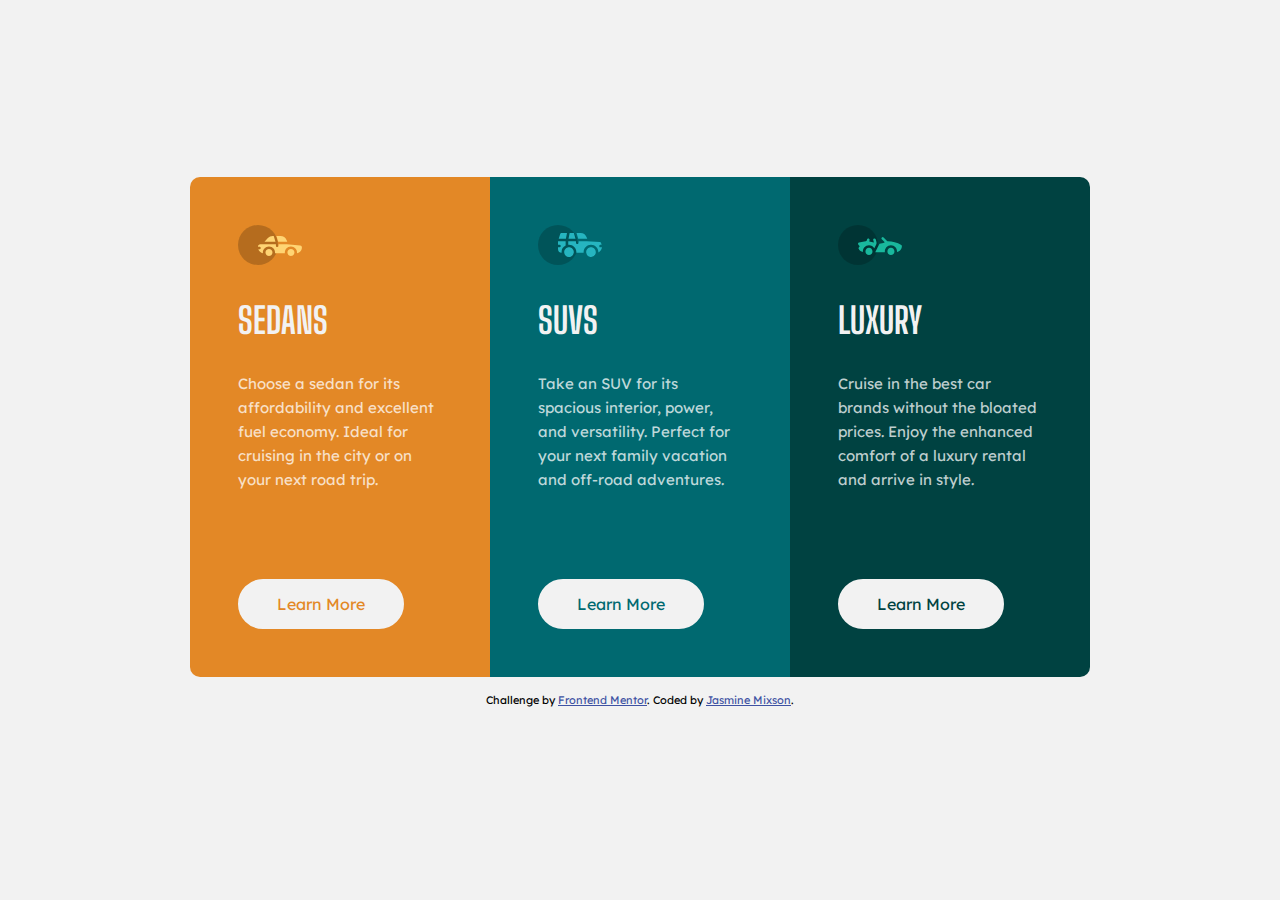
<file: 3-column-preview-card-component/index.html>
<!DOCTYPE html>
<html lang="en">
  <head>
    <meta charset="UTF-8" />
    <meta name="viewport" content="width=device-width, initial-scale=1.0" />
    <!-- displays site properly based on user's device -->

    <link
      rel="icon"
      type="image/png"
      sizes="32x32"
      href="./images/favicon-32x32.png"
    />

    <title>Frontend Mentor | 3-column preview card component</title>

    <link rel="preconnect" href="https://fonts.googleapis.com" />
    <link rel="preconnect" href="https://fonts.gstatic.com" crossorigin />
    <link
      href="https://fonts.googleapis.com/css2?family=Big+Shoulders+Display:wght@700&family=Lexend+Deca&display=swap"
      rel="stylesheet"
    />

    <link rel="stylesheet" href="styles/main.css" />
  </head>
  <body>
    <div class="container">
      <main class="wrapper-900">
        <div class="grid">
          <div class="bg-orange">
            <img src="images/icon-sedans.svg" alt="Sedan icon" />
            <h2 class="text-uppercase">Sedans</h2>
            <p>
              Choose a sedan for its affordability and excellent fuel economy.
              Ideal for cruising in the city or on your next road trip.
            </p>
            <a class="btn btn-orange" href="#0">Learn More</a>
          </div>
          <div class="bg-cyan">
            <img src="images/icon-suvs.svg" alt="SUV icon" />
            <h2 class="text-uppercase">SUVs</h2>
            <p>
              Take an SUV for its spacious interior, power, and versatility.
              Perfect for your next family vacation and off-road adventures.
            </p>
            <a class="btn btn-cyan" href="#0">Learn More</a>
          </div>
          <div class="bg-dark-cyan">
            <img src="images/icon-luxury.svg" alt="Luxury icon" />
            <h2 class="text-uppercase">Luxury</h2>
            <p>
              Cruise in the best car brands without the bloated prices. Enjoy
              the enhanced comfort of a luxury rental and arrive in style.
            </p>
            <a class="btn btn-dark-cyan" href="#0">Learn More</a>
          </div>
        </div>
      </main>

      <footer>
        <div class="attribution">
          Challenge by
          <a href="https://www.frontendmentor.io?ref=challenge" target="_blank"
            >Frontend Mentor</a
          >. Coded by <a href="#">Jasmine Mixson</a>.
        </div>
      </footer>
    </div>
  </body>
</html>
</file>
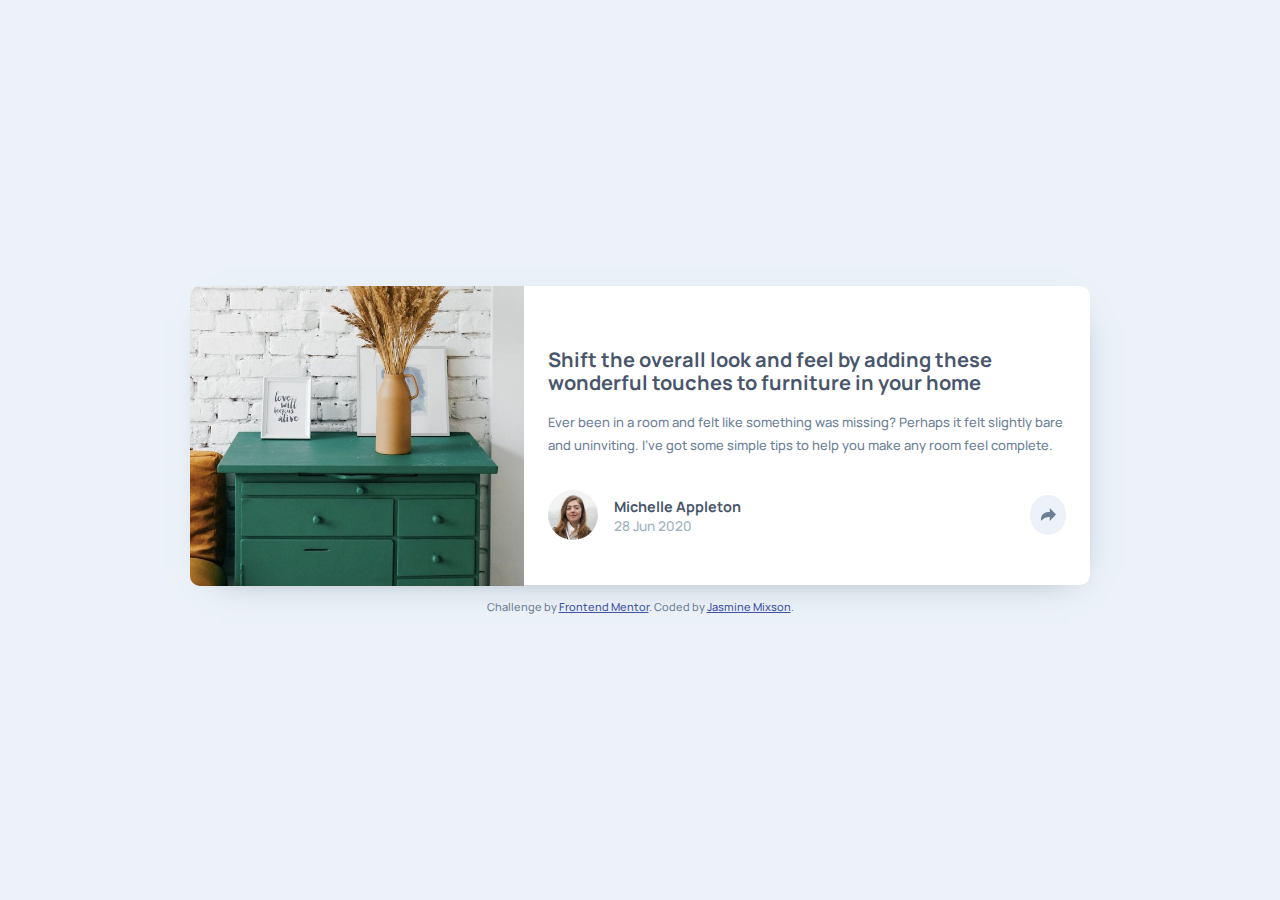
<file: article-preview-component/index.html>
<!DOCTYPE html>
<html lang="en">
  <head>
    <meta charset="UTF-8" />
    <meta name="viewport" content="width=device-width, initial-scale=1.0" />
    <!-- displays site properly based on user's device -->

    <link
      rel="icon"
      type="image/png"
      sizes="32x32"
      href="./images/favicon-32x32.png"
    />

    <title>Frontend Mentor | Article preview component</title>

    <link rel="preconnect" href="https://fonts.googleapis.com" />
    <link rel="preconnect" href="https://fonts.gstatic.com" crossorigin />
    <link
      href="https://fonts.googleapis.com/css2?family=Manrope:wght@500;700&display=swap"
      rel="stylesheet"
    />

    <link rel="stylesheet" href="styles/normalize.css" />
    <link rel="stylesheet" href="styles/main.css" />
  </head>
  <body>
    <div class="container">
      <main class="wrapper-900">
        <h1 class="sr-only">Article preview component</h1>

        <article>
          <div class="article-img">
            <img src="images/drawers.jpg" alt="Drawers" />
          </div>
          <div class="article-body">
            <div class="article-text">
              <h2 class="article-heading">
                Shift the overall look and feel by adding these wonderful
                touches to furniture in your home
              </h2>
              <p>
                Ever been in a room and felt like something was missing? Perhaps
                it felt slightly bare and uninviting. I’ve got some simple tips
                to help you make any room feel complete.
              </p>
            </div>
            <div class="article-footer">
              <img
                src="images/avatar-michelle.jpg"
                alt="Avatar"
                class="article-footer-img"
              />
              <div class="article-footer-text">
                <h3>Michelle Appleton</h3>
                <h4>28 Jun 2020</h4>
              </div>

              <div class="tooltip">
                <button class="btn-share">
                  <svg
                    xmlns="http://www.w3.org/2000/svg"
                    width="15"
                    height="13"
                  >
                    <path
                      d="M15 6.495L8.766.014V3.88H7.441C3.33 3.88 0 7.039 0 10.936v2.049l.589-.612C2.59 10.294 5.422 9.11 8.39 9.11h.375v3.867L15 6.495z"
                    /></svg
                  ><span class="sr-only">Share</span>
                </button>

                <div class="share-overlay">
                  <span class="text-uppercase">Share</span>

                  <div class="social-icons">
                    <a href="#0"
                      ><img src="images/icon-facebook.svg" alt="Facebook"
                    /></a>
                    <a href="#0"
                      ><img src="images/icon-twitter.svg" alt="Twitter"
                    /></a>
                    <a href="#0"
                      ><img src="images/icon-pinterest.svg" alt="Pinterest"
                    /></a>
                  </div>

                  <button class="btn-share d-desk-none">
                    <svg
                      xmlns="http://www.w3.org/2000/svg"
                      width="15"
                      height="13"
                    >
                      <path
                        fill="#ffffff"
                        d="M15 6.495L8.766.014V3.88H7.441C3.33 3.88 0 7.039 0 10.936v2.049l.589-.612C2.59 10.294 5.422 9.11 8.39 9.11h.375v3.867L15 6.495z"
                      /></svg
                    ><span class="sr-only">Share</span>
                  </button>
                </div>
              </div>
            </div>
          </div>
        </article>
      </main>
      <footer>
        <div class="attribution">
          Challenge by
          <a href="https://www.frontendmentor.io?ref=challenge" target="_blank"
            >Frontend Mentor</a
          >. Coded by <a href="https://jasminemixson.com/">Jasmine Mixson</a>.
        </div>
      </footer>
    </div>
  </body>
</html>
</file>
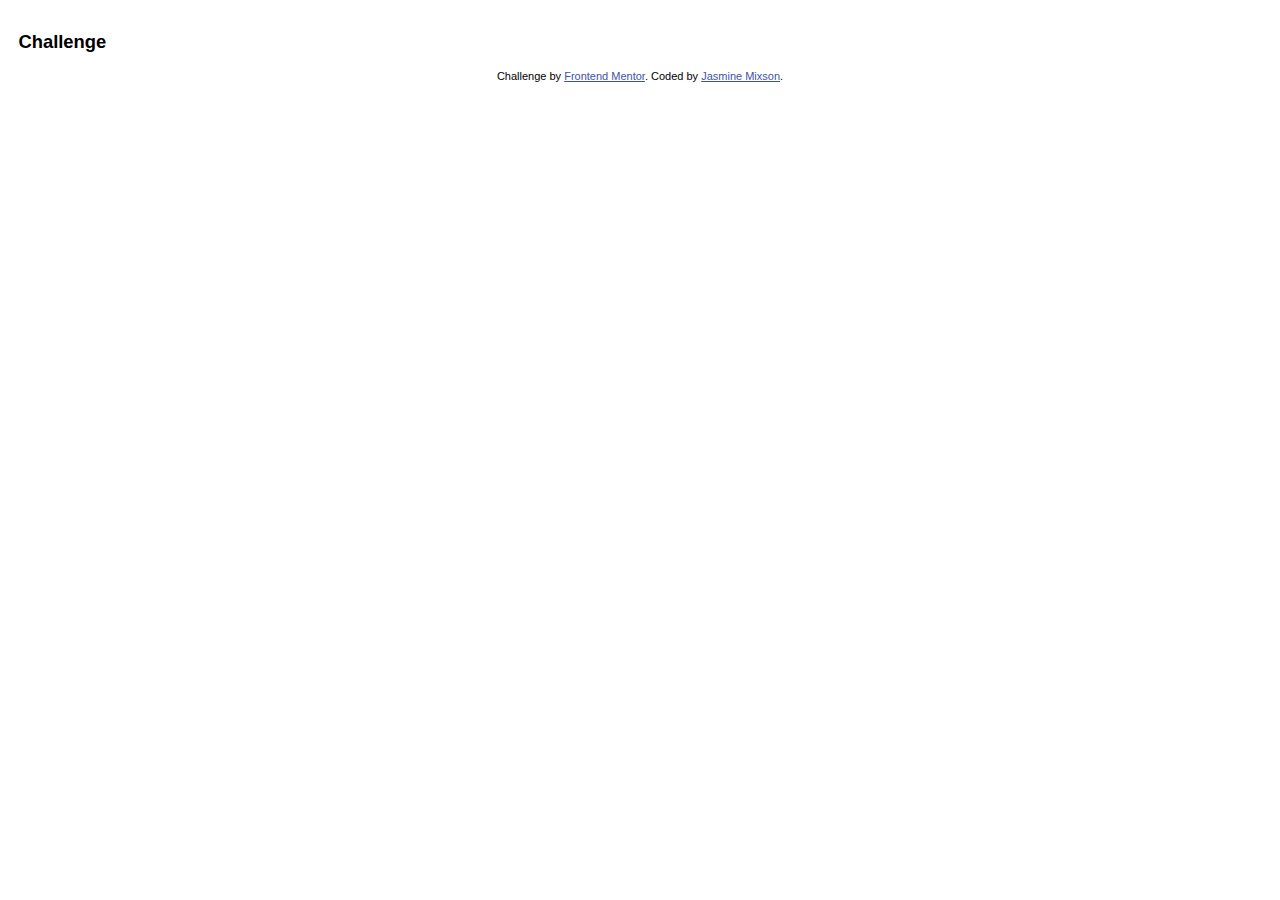
<file: boilerplate/index.html>
<!DOCTYPE html>
<html lang="en">
  <head>
    <meta charset="UTF-8" />
    <meta name="viewport" content="width=device-width, initial-scale=1.0" />
    <!-- displays site properly based on user's device -->

    <link
      rel="icon"
      type="image/png"
      sizes="32x32"
      href="./images/favicon-32x32.png"
    />

    <title>Frontend Mentor | Challenge</title>

    <!-- Google Fonts Styles -->

    <!-- External Styles -->
    <link rel="stylesheet" href="styles/normalize.css" />
    <!-- Internal Styles -->
    <link rel="stylesheet" href="styles/main.css" />
  </head>
  <body>
    <div class="container">
      <main>
        <h1>Challenge</h1>
      </main>
      <footer>
        <div class="attribution">
          Challenge by
          <a href="https://www.frontendmentor.io?ref=challenge" target="_blank"
            >Frontend Mentor</a
          >. Coded by <a href="https://jasminemixson.com/">Jasmine Mixson</a>.
        </div>
      </footer>
    </div>
  </body>
</html>
</file>
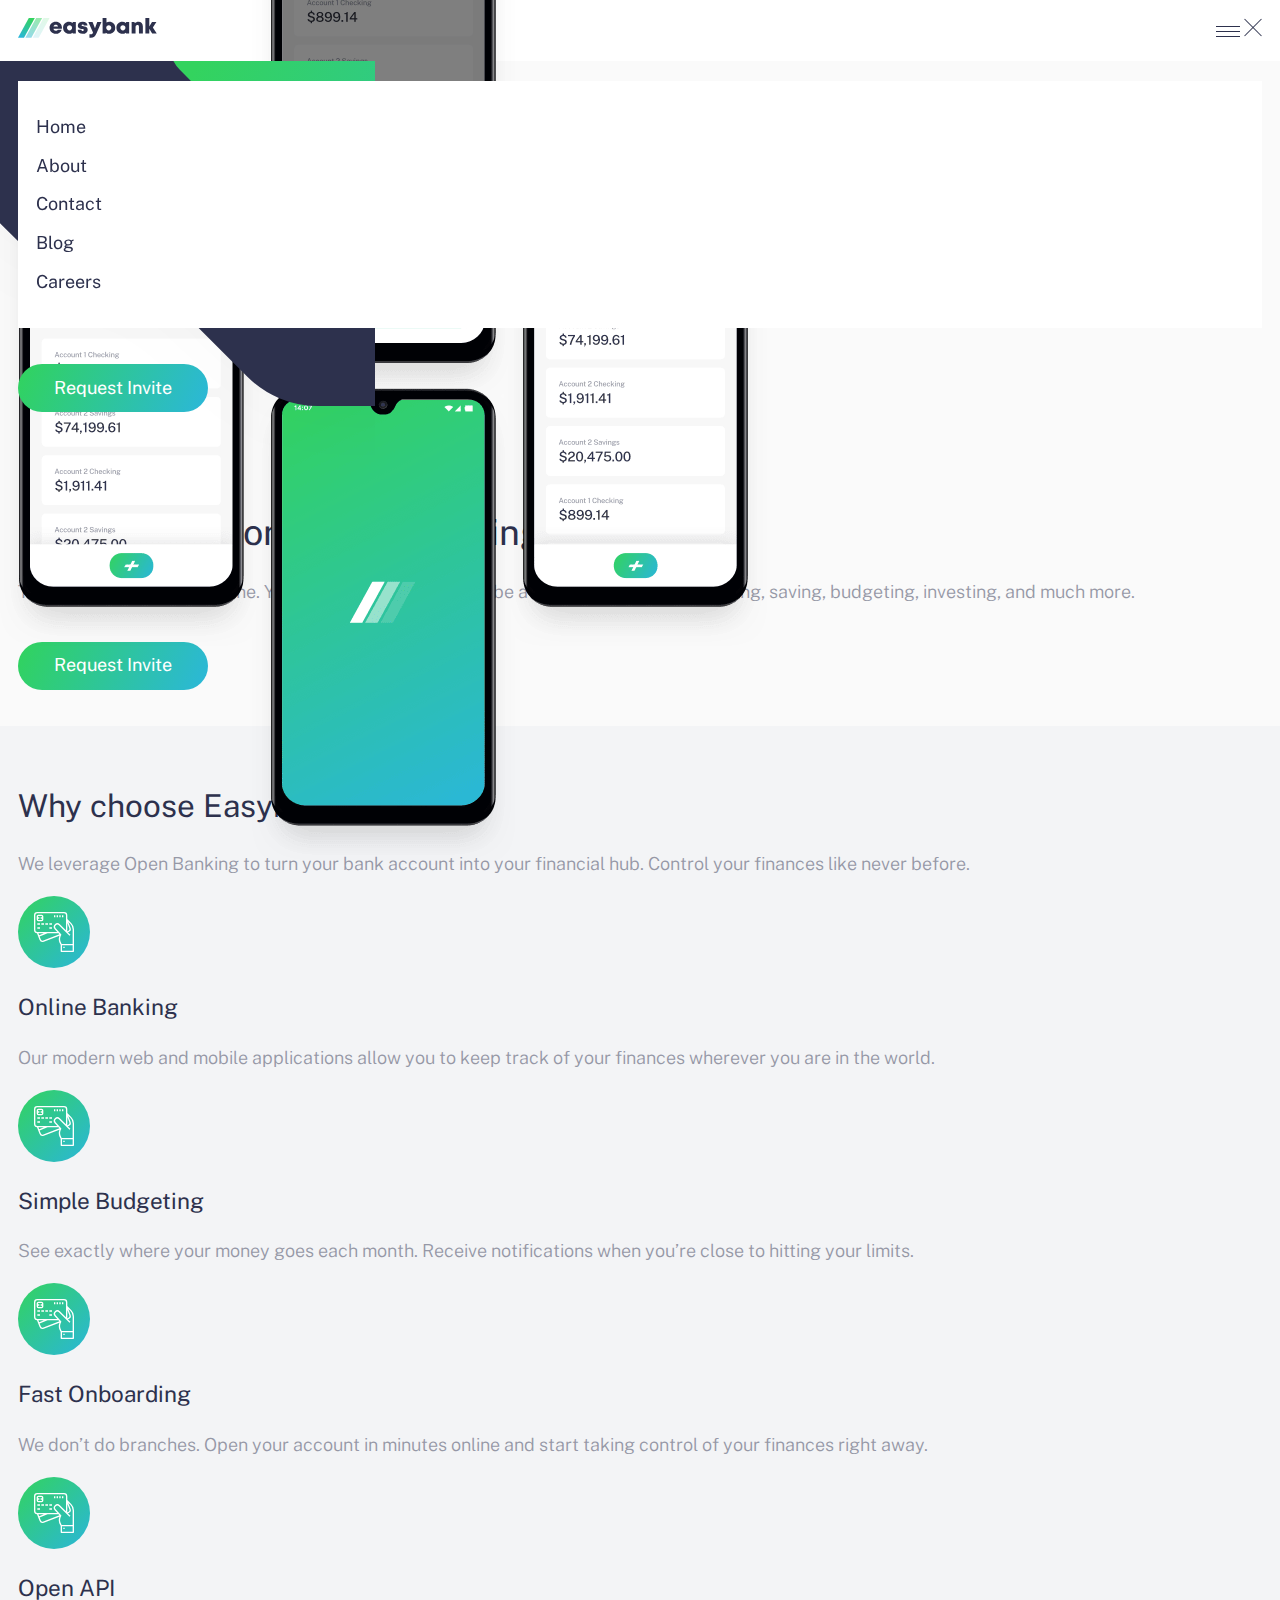
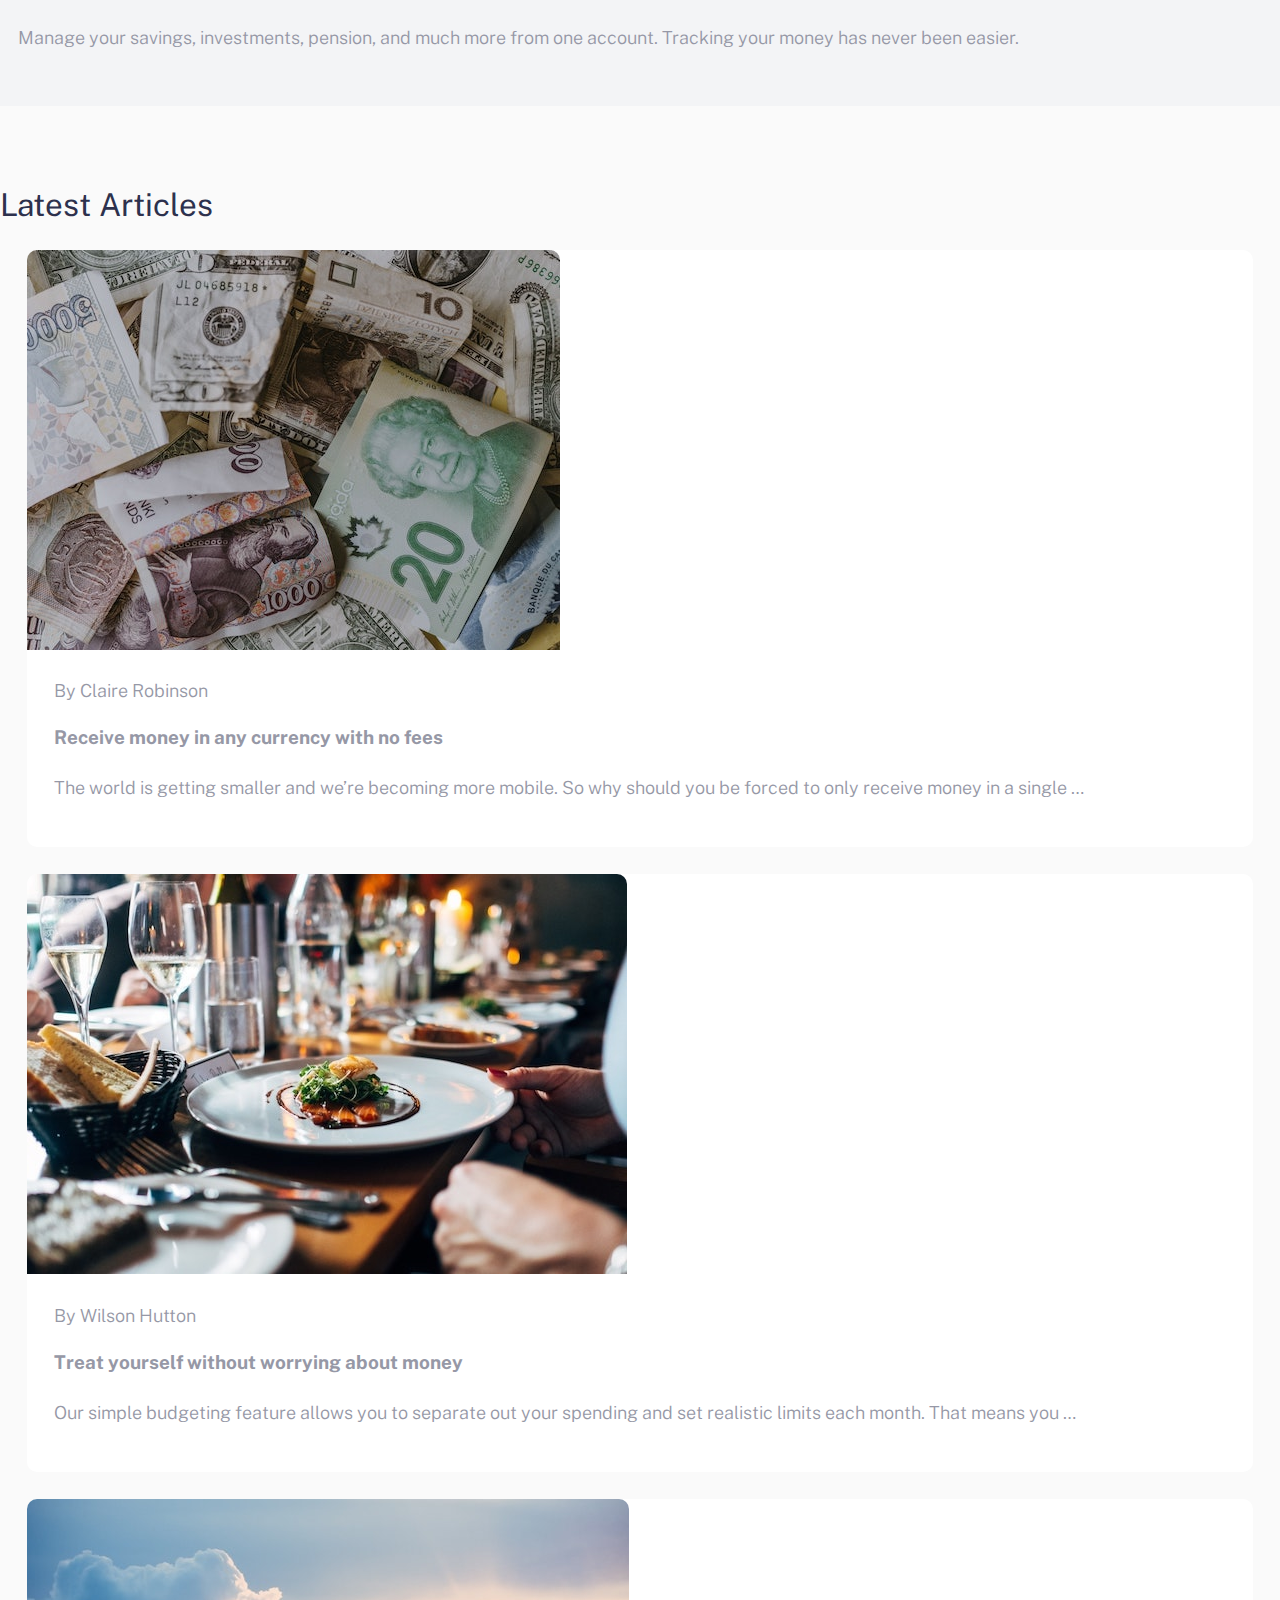
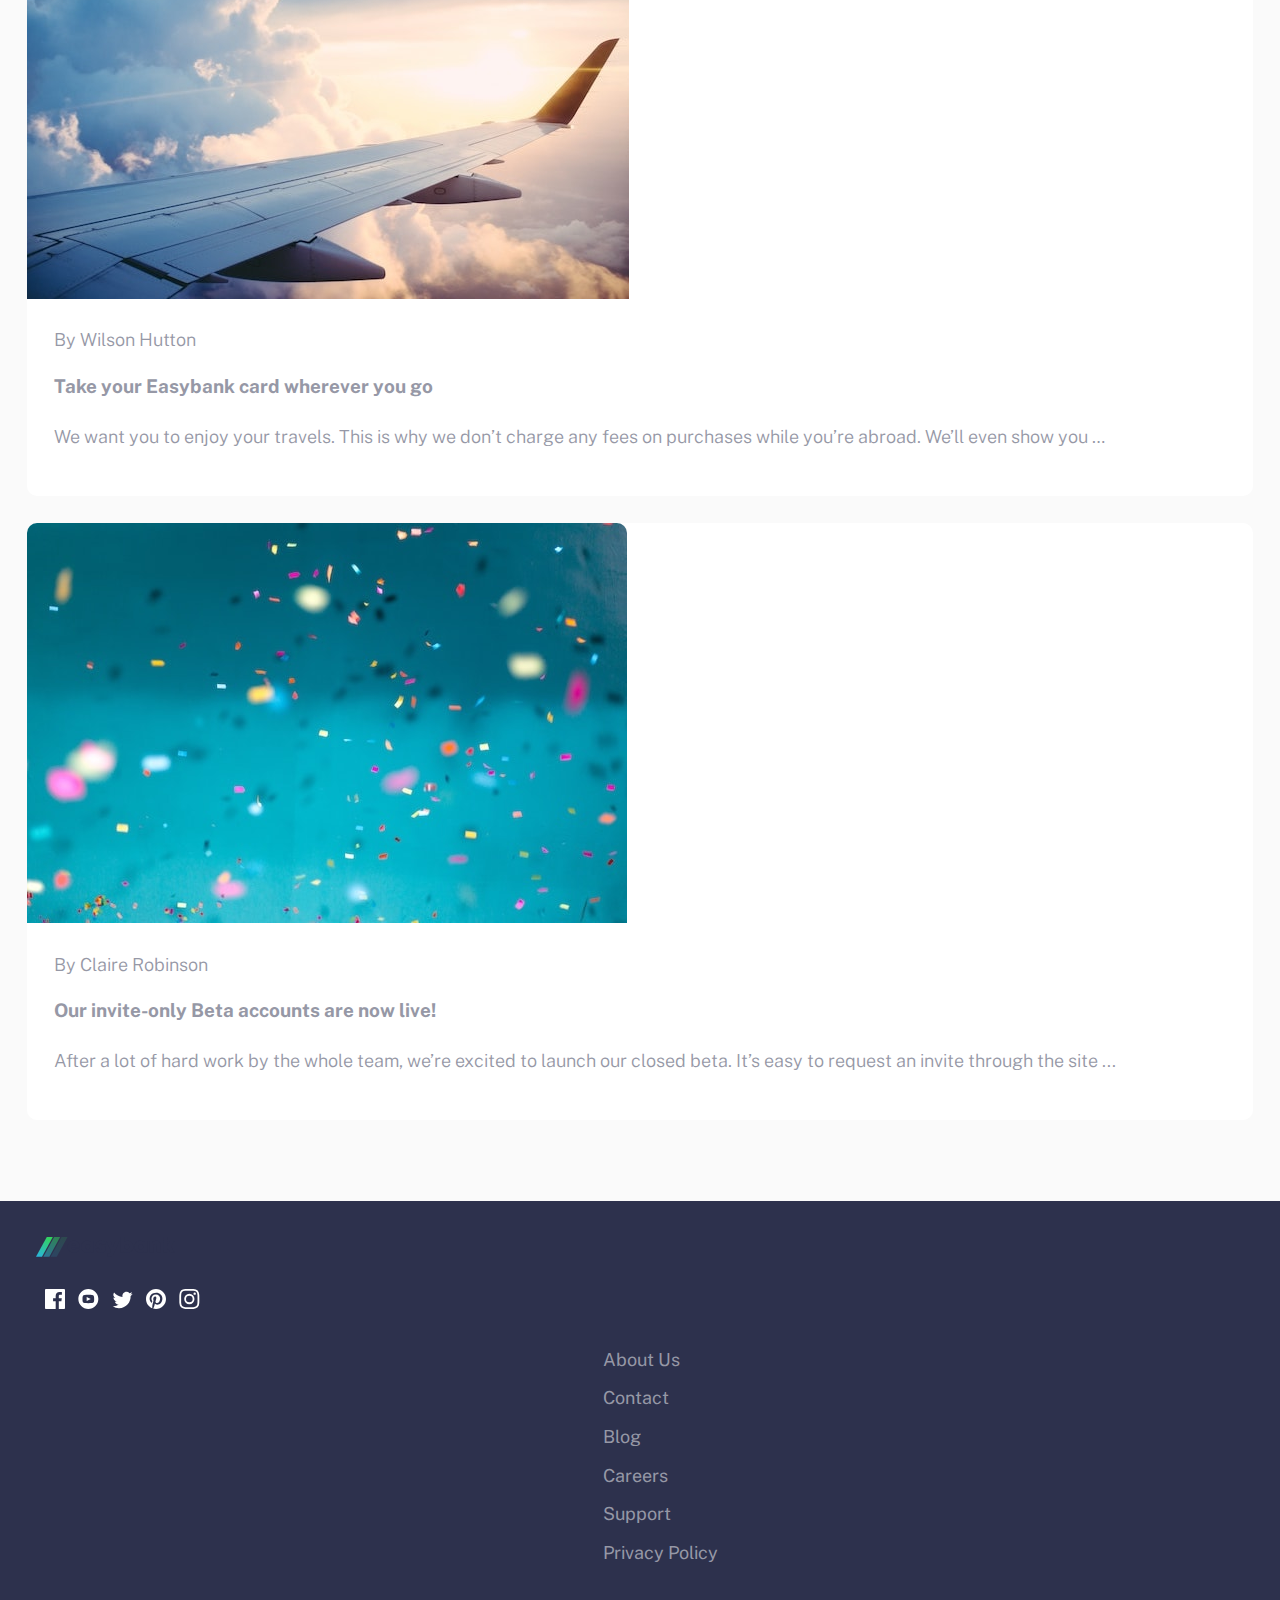
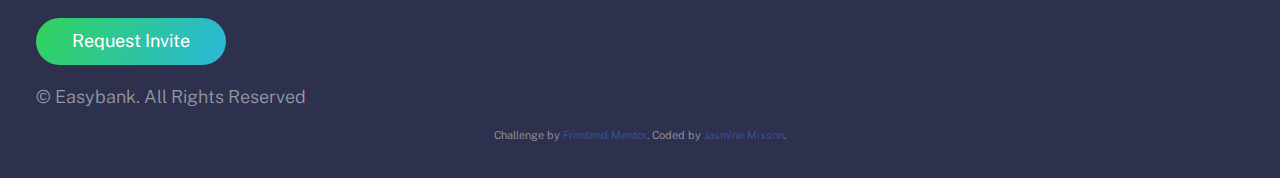
<file: easybank-landing-page/index.html>
<!DOCTYPE html>
<html lang="en">
  <head>
    <meta charset="UTF-8" />
    <meta name="viewport" content="width=device-width, initial-scale=1.0" />
    <!-- displays site properly based on user's device -->

    <link
      rel="icon"
      type="image/png"
      sizes="32x32"
      href="./images/favicon-32x32.png"
    />

    <title>Frontend Mentor | Easybank landing page</title>

    <!-- Google Fonts Styles -->
    <link rel="preconnect" href="https://fonts.googleapis.com" />
    <link rel="preconnect" href="https://fonts.gstatic.com" crossorigin />
    <link
      href="https://fonts.googleapis.com/css2?family=Public+Sans:wght@300;400;700&display=swap"
      rel="stylesheet"
    />

    <!-- External Styles -->
    <link rel="stylesheet" href="styles/normalize.css" />
    <!-- Internal Styles -->
    <link rel="stylesheet" href="styles/global.css" />
  </head>
  <body>
    <div class="container">
      <header>
        <nav>
          <div class="logo">
            <img src="./images/logo.svg" alt="logo" />
          </div>

          <div class="nav-text">
            <div class="nav-mobile-controls">
              <img src="./images/icon-hamburger.svg" alt="Navigation Open" />
              <img src="./images/icon-close.svg" alt="Navigation Close" />
            </div>

            <div class="nav-mobile-overlay d-none-mobile">
              <ul class="nav-list text-center-mobile">
                <li class="links"><a href="#0">Home</a></li>
                <li class="links"><a href="#0">About</a></li>
                <li class="links"><a href="#0">Contact</a></li>
                <li class="links"><a href="#0">Blog</a></li>
                <li class="links"><a href="#0">Careers</a></li>
              </ul>

              <a href="#0" class="btn">Request Invite</a>
            </div>
          </div>
        </nav>
      </header>

      <main>
        <section class="hero pb-2 bg-light-gray text-center-mobile">
          <div class="hero-img">
            <img
              src="./images/image-mockups.png"
              alt="Mockup Designs"
              class="hero-img-front"
            />
            <img
              src="./images/bg-intro-mobile.svg"
              alt="Mockup Designs"
              class="hero-img-back"
            />
          </div>

          <div class="hero-text px-1">
            <h1>Next generation digital banking</h1>

            <p>
              Take your financial life online. Your Easybank account will be a
              one-stop-shop for spending, saving, budgeting, investing, and much
              more.
            </p>

            <a href="#0" class="btn">Request Invite</a>
          </div>
        </section>

        <section class="py-2 px-1 bg-light-grayish-blue text-center-mobile">
          <h2>Why choose Easybank?</h2>

          <p>
            We leverage Open Banking to turn your bank account into your
            financial hub. Control your finances like never before.
          </p>

          <div>
            <img src="./images/icon-online.svg" alt="Online Banking" />

            <h3>Online Banking</h3>

            <p>
              Our modern web and mobile applications allow you to keep track of
              your finances wherever you are in the world.
            </p>
          </div>

          <div>
            <img src="./images/icon-online.svg" alt="Simple Budgeting" />

            <h3>Simple Budgeting</h3>

            <p>
              See exactly where your money goes each month. Receive
              notifications when you’re close to hitting your limits.
            </p>
          </div>

          <div>
            <img src="./images/icon-online.svg" alt="Fast Onboarding" />

            <h3>Fast Onboarding</h3>

            <p>
              We don’t do branches. Open your account in minutes online and
              start taking control of your finances right away.
            </p>
          </div>

          <div>
            <img src="./images/icon-online.svg" alt="Open API" />

            <h3>Open API</h3>

            <p>
              Manage your savings, investments, pension, and much more from one
              account. Tracking your money has never been easier.
            </p>
          </div>
        </section>

        <section class="py-3 bg-light-gray">
          <h2>Latest Articles</h2>

          <article class="article">
            <img
              src="./images/image-currency.jpg"
              alt="Money"
              class="article-img"
            />

            <div class="article-text">
              <span class="article-author">By Claire Robinson</span>

              <h4 class="article-title">
                Receive money in any currency with no fees
              </h4>
              <p class="article-bio">
                The world is getting smaller and we’re becoming more mobile. So
                why should you be forced to only receive money in a single …
              </p>
            </div>
          </article>

          <article class="article">
            <img
              src="./images/image-restaurant.jpg"
              alt="Money"
              class="article-img"
            />

            <div class="article-text">
              <span class="article-author">By Wilson Hutton</span>

              <h4 class="article-title">
                Treat yourself without worrying about money
              </h4>
              <p class="article-bio">
                Our simple budgeting feature allows you to separate out your
                spending and set realistic limits each month. That means you …
              </p>
            </div>
          </article>

          <article class="article">
            <img
              src="./images/image-plane.jpg"
              alt="Money"
              class="article-img"
            />

            <div class="article-text">
              <span class="article-author">By Wilson Hutton</span>

              <h4 class="article-title">
                Take your Easybank card wherever you go
              </h4>
              <p class="article-bio">
                We want you to enjoy your travels. This is why we don’t charge
                any fees on purchases while you’re abroad. We’ll even show you …
              </p>
            </div>
          </article>

          <article class="article">
            <img
              src="./images/image-confetti.jpg"
              alt="Money"
              class="article-img"
            />

            <div class="article-text">
              <span class="article-author">By Claire Robinson</span>

              <h4 class="article-title">
                Our invite-only Beta accounts are now live!
              </h4>
              <p class="article-bio">
                After a lot of hard work by the whole team, we’re excited to
                launch our closed beta. It’s easy to request an invite through
                the site ...
              </p>
            </div>
          </article>
        </section>
      </main>

      <footer class="p-2 bg-dark-blue text-center-mobile">
        <div class="icons">
          <img src="./images/logo.svg" alt="Logo" />

          <div class="social-icons">
            <a href="#0"
              ><img src="./images/icon-facebook.svg" alt="Facebook"
            /></a>
            <a href="#0"
              ><img src="./images/icon-youtube.svg" alt="YouTube"
            /></a>
            <a href="#0"
              ><img src="./images/icon-twitter.svg" alt="Twitter"
            /></a>
            <a href="#0"
              ><img src="./images/icon-pinterest.svg" alt="Pinterest"
            /></a>
            <a href="#0"
              ><img src="./images/icon-instagram.svg" alt="Instagram"
            /></a>
          </div>
        </div>

        <nav>
          <ul class="list">
            <li class="link">About Us</li>
            <li class="link">Contact</li>
            <li class="link">Blog</li>
            <li class="link">Careers</li>
            <li class="link">Support</li>
            <li class="link">Privacy Policy</li>
          </ul>
        </nav>

        <a href="#0" class="btn">Request Invite</a>

        <p>© Easybank. All Rights Reserved</p>

        <div class="attribution">
          Challenge by
          <a href="https://www.frontendmentor.io?ref=challenge" target="_blank"
            >Frontend Mentor</a
          >. Coded by <a href="https://jasminemixson.com/">Jasmine Mixson</a>.
        </div>
      </footer>
    </div>
  </body>
</html>
</file>
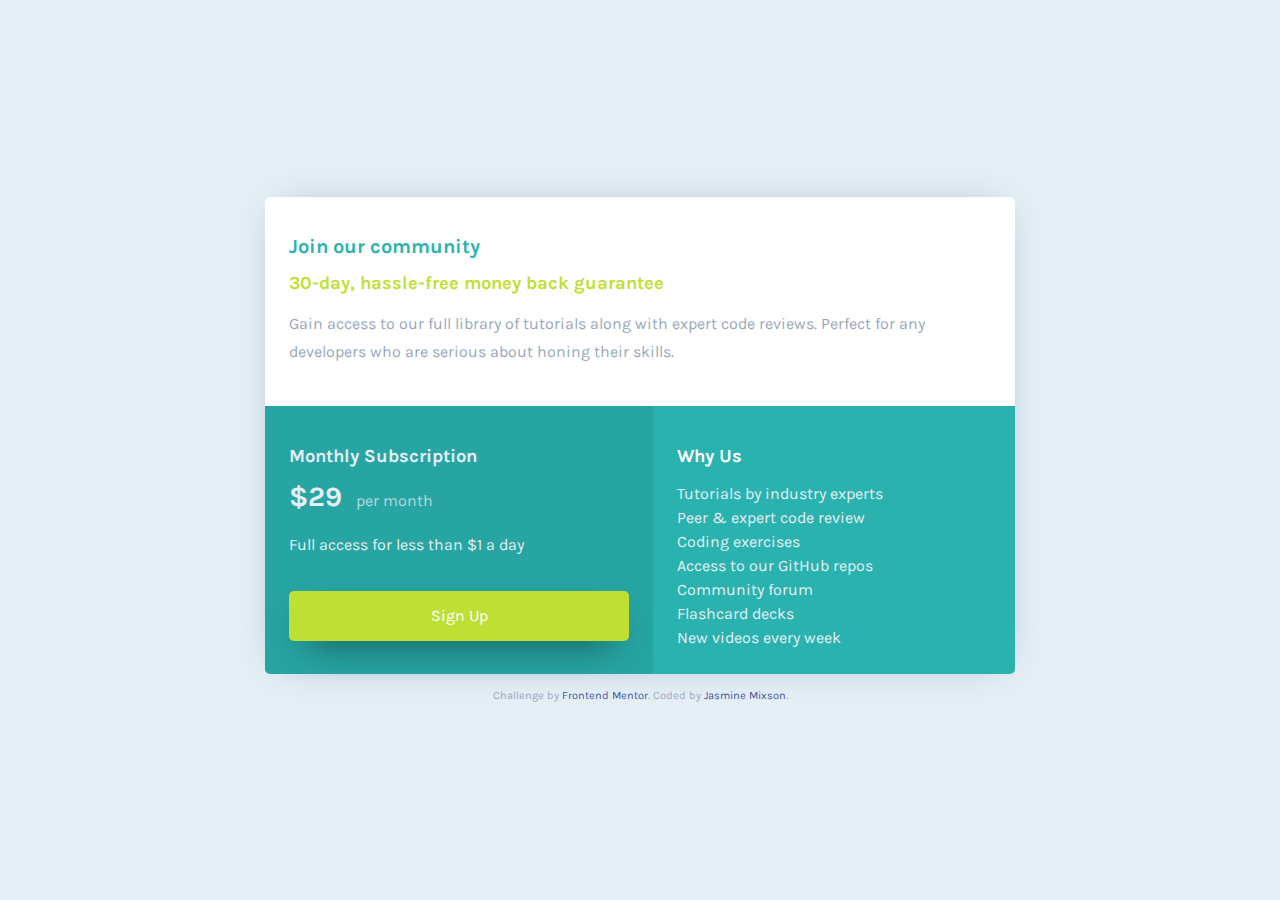
<file: single-price-grid-component/index.html>
<!DOCTYPE html>
<html lang="en">
  <head>
    <meta charset="UTF-8" />
    <meta name="viewport" content="width=device-width, initial-scale=1.0" />
    <!-- displays site properly based on user's device -->

    <link
      rel="icon"
      type="image/png"
      sizes="32x32"
      href="./images/favicon-32x32.png"
    />

    <title>Frontend Mentor | Single Price Grid Component</title>

    <!-- Google Fonts Styles -->
    <link rel="preconnect" href="https://fonts.googleapis.com" />
    <link rel="preconnect" href="https://fonts.gstatic.com" crossorigin />
    <link
      href="https://fonts.googleapis.com/css2?family=Karla:wght@400;700&display=swap"
      rel="stylesheet"
    />
    <!-- External Styles -->
    <link rel="stylesheet" href="styles/normalize.css" />
    <!-- Internal Styles -->
    <link rel="stylesheet" href="styles/main.css" />
  </head>
  <body class="bg-gray">
    <div class="container">
      <main>
        <article>
          <div class="bg-white">
            <h1 class="text-cyan">Join our community</h1>
            <h2 class="text-yellow">
              30-day, hassle-free money back guarantee
            </h2>

            <p class="text-blue">
              Gain access to our full library of tutorials along with expert
              code reviews. Perfect for any developers who are serious about
              honing their skills.
            </p>
          </div>

          <div class="bg-dark-cyan">
            <h2>Monthly Subscription</h2>
            <p>
              <span class="price">&dollar;29</span>
              <span class="opacity-7">per month</span>
            </p>
            <p>Full access for less than &dollar;1 a day</p>
            <a href="#0" class="btn">Sign Up</a>
          </div>

          <div class="bg-cyan">
            <h2 class="text-white">Why Us</h2>
            <ul>
              <li>Tutorials by industry experts</li>
              <li>Peer &amp; expert code review</li>
              <li>Coding exercises</li>
              <li>Access to our GitHub repos</li>
              <li>Community forum</li>
              <li>Flashcard decks</li>
              <li>New videos every week</li>
            </ul>
          </div>
        </article>
      </main>
      <footer>
        <div class="attribution">
          Challenge by
          <a href="https://www.frontendmentor.io?ref=challenge" target="_blank"
            >Frontend Mentor</a
          >. Coded by <a href="https://jasminemixson.com/">Jasmine Mixson</a>.
        </div>
      </footer>
    </div>
  </body>
</html>
</file>
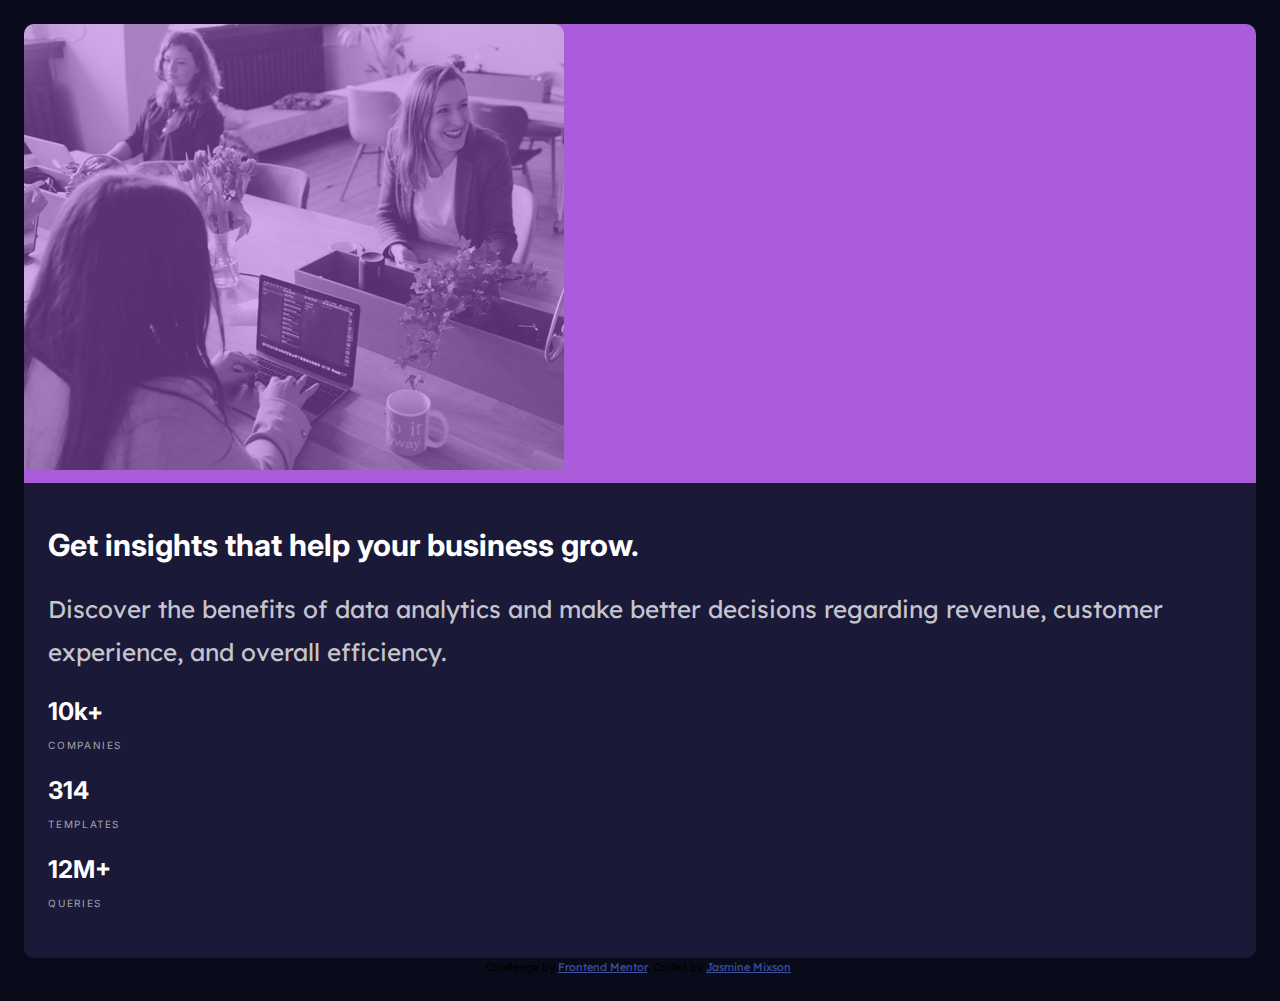
<file: stats-preview-card-component/index.html>
<!DOCTYPE html>
<html lang="en">
  <head>
    <meta charset="UTF-8" />
    <meta name="viewport" content="width=device-width, initial-scale=1.0" />
    <!-- displays site properly based on user's device -->

    <link
      rel="icon"
      type="image/png"
      sizes="32x32"
      href="./images/favicon-32x32.png"
    />

    <title>Frontend Mentor | Stats preview card component</title>

    <!-- Google Fonts -->
    <link rel="preconnect" href="https://fonts.gstatic.com" />
    <link
      href="https://fonts.googleapis.com/css2?family=Inter:wght@400;700&family=Lexend+Deca&display=swap"
      rel="stylesheet"
    />

    <!-- Stylesheets -->
    <link rel="stylesheet" href="stylesheets/normalize.css" />
    <link rel="stylesheet" href="stylesheets/main.css" />
  </head>
  <body>
    <div class="container text-center-mobile">
      <main>
      <article class="card">
        <div class="card-img">
          <div class="card-overlay">
            <picture>
              <source
                media="(min-width:650px)"
                srcset="images/image-header-desktop.jpg"
                size="100%"
              />
              <img
                src="images/image-header-mobile.jpg"
                size="100%"
                alt="People working"
              />
            </picture>
          </div>
        </div>
        <div class="card-text">
          <h1>
            Get <span class="text-violet">insights</span> that help your business grow.
          </h1>

          <p>
            Discover the benefits of data analytics and make better decisions
            regarding revenue, customer experience, and overall efficiency.
          </p>

          <div class="card-stats">
            <h2>10k+<br><span class="stat">companies</span></h2>

            <h2>314<br><span class="stat">templates</span></h2>

            <h2>12M+<br><span class="stat">queries</span></h2>
          </div>
        </div>
      </article>
    </main>

    <footer>
      <div class="attribution">
        Challenge by
        <a href="https://www.frontendmentor.io?ref=challenge" target="_blank"
          >Frontend Mentor</a
        >. Coded by <a href="https://jasminemixson.com">Jasmine Mixson</a>.
      </div>
    </footer>
  </body>
</html>
</file>
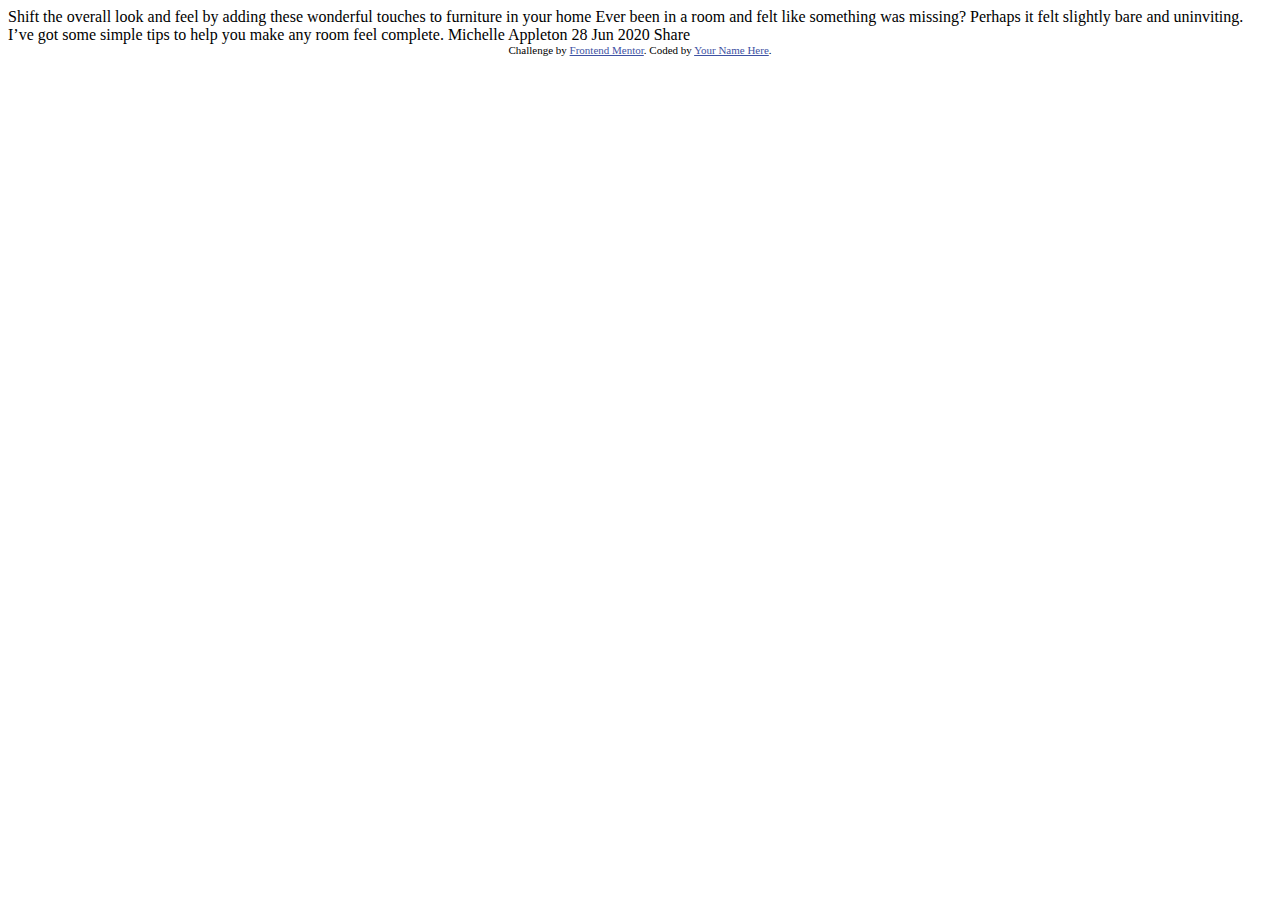
<file: article-preview-component/article-preview-component-master/index.html>
<!DOCTYPE html>
<html lang="en">
<head>
  <meta charset="UTF-8">
  <meta name="viewport" content="width=device-width, initial-scale=1.0"> <!-- displays site properly based on user's device -->

  <link rel="icon" type="image/png" sizes="32x32" href="./images/favicon-32x32.png">
  
  <title>Frontend Mentor | Article preview component</title>

  <!-- Feel free to remove these styles or customise in your own stylesheet 👍 -->
  <style>
    .attribution { font-size: 11px; text-align: center; }
    .attribution a { color: hsl(228, 45%, 44%); }
  </style>
</head>
<body>

  Shift the overall look and feel by adding these wonderful 
  touches to furniture in your home

  Ever been in a room and felt like something was missing? Perhaps 
  it felt slightly bare and uninviting. I’ve got some simple tips 
  to help you make any room feel complete.

  Michelle Appleton
  28 Jun 2020

  Share
  
  <div class="attribution">
    Challenge by <a href="https://www.frontendmentor.io?ref=challenge" target="_blank">Frontend Mentor</a>. 
    Coded by <a href="#">Your Name Here</a>.
  </div>
</body>
</html>
</file>
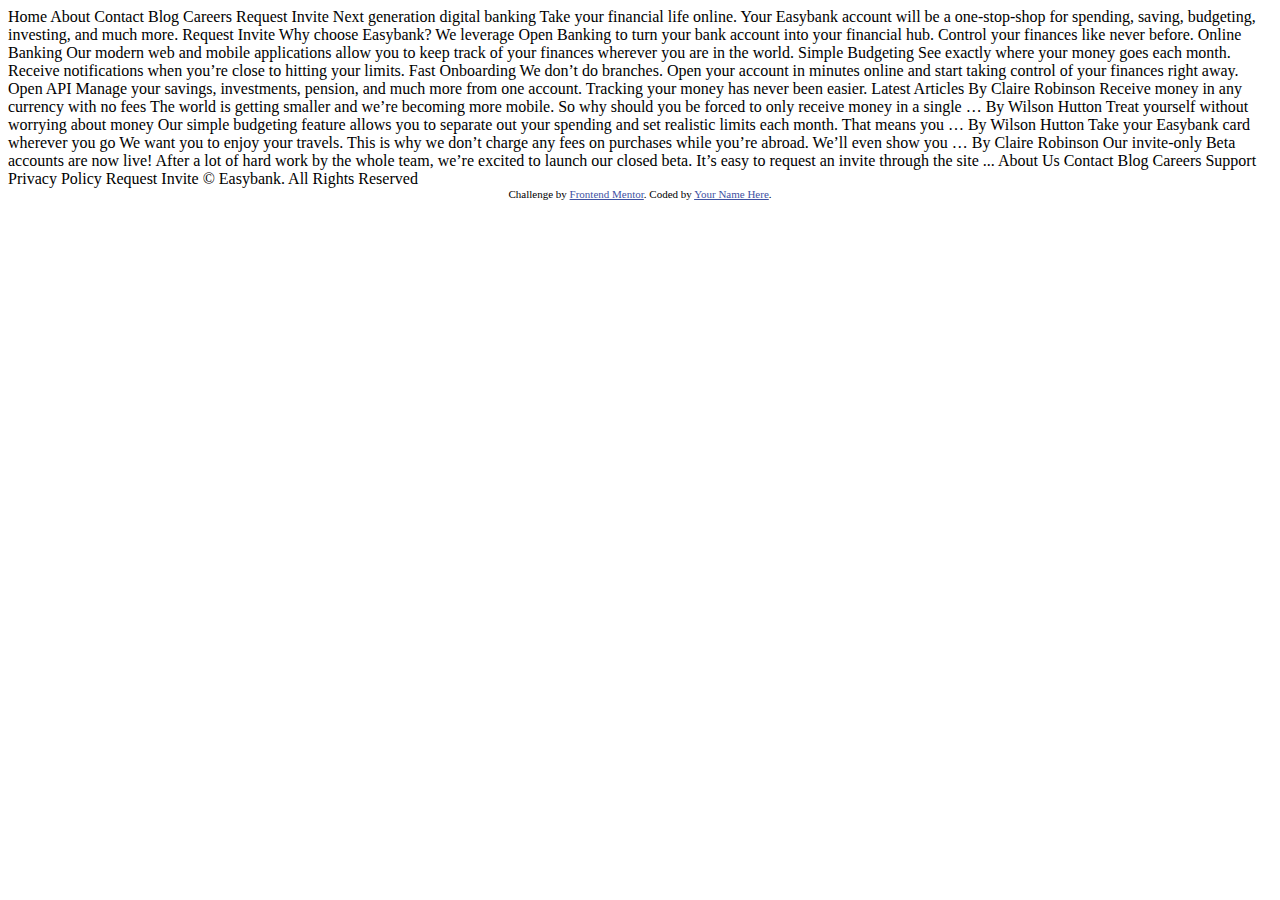
<file: easybank-landing-page/easybank-landing-page-master/index.html>
<!DOCTYPE html>
<html lang="en">
<head>
  <meta charset="UTF-8">
  <meta name="viewport" content="width=device-width, initial-scale=1.0"> <!-- displays site properly based on user's device -->

  <link rel="icon" type="image/png" sizes="32x32" href="./images/favicon-32x32.png">
  
  <title>Frontend Mentor | Easybank landing page</title>

  <!-- Feel free to remove these styles or customise in your own stylesheet 👍 -->
  <style>
    .attribution { font-size: 11px; text-align: center; }
    .attribution a { color: hsl(228, 45%, 44%); }
  </style>
</head>
<body>

  Home
  About
  Contact
  Blog
  Careers

  Request Invite



  Next generation digital banking

  Take your financial life online. Your Easybank account will be a one-stop-shop 
  for spending, saving, budgeting, investing, and much more.

  Request Invite



  Why choose Easybank?

  We leverage Open Banking to turn your bank account into your financial hub. Control 
  your finances like never before.

  Online Banking
  Our modern web and mobile applications allow you to keep track of your finances 
  wherever you are in the world.

  Simple Budgeting
  See exactly where your money goes each month. Receive notifications when you’re 
  close to hitting your limits.

  Fast Onboarding
  We don’t do branches. Open your account in minutes online and start taking control 
  of your finances right away.

  Open API
  Manage your savings, investments, pension, and much more from one account. Tracking 
  your money has never been easier.

  

  Latest Articles

  By Claire Robinson
  Receive money in any currency with no fees
  The world is getting smaller and we’re becoming more mobile. So why should you be 
  forced to only receive money in a single …

  By Wilson Hutton
  Treat yourself without worrying about money
  Our simple budgeting feature allows you to separate out your spending and set 
  realistic limits each month. That means you …

  By Wilson Hutton
  Take your Easybank card wherever you go
  We want you to enjoy your travels. This is why we don’t charge any fees on purchases 
  while you’re abroad. We’ll even show you …

  By Claire Robinson
  Our invite-only Beta accounts are now live!
  After a lot of hard work by the whole team, we’re excited to launch our closed beta. 
  It’s easy to request an invite through the site ...

  

  About Us
  Contact
  Blog
  Careers
  Support
  Privacy Policy

  Request Invite

  © Easybank. All Rights Reserved
  
  <div class="attribution">
    Challenge by <a href="https://www.frontendmentor.io?ref=challenge" target="_blank">Frontend Mentor</a>. 
    Coded by <a href="#">Your Name Here</a>.
  </div>
</body>
</html>
</file>
<file: 3-column-preview-card-component/styles/main.css>
/*---------------------- HTML, ALL, BODY STYLES ----------------------*/
:root {
  --orange: hsl(31, 77%, 52%);
  --cyan: hsl(184, 100%, 22%);
  --dark-cyan: hsl(179, 100%, 13%);
  --black: #000000;
  --white: hsla(0, 0%, 100%, 0.75);
  --gray: hsl(0, 0%, 95%);
}

html {
  -webkit-box-sizing: border-box;
  -moz-box-sizing: border-box;
  box-sizing: border-box;
}

html,
body {
  margin: 0;
  padding: 0;
}

body {
  font-size: 1rem, 16px;
  font-family: "Lexend Deca", sans-serif;
  overflow-x: hidden;
  color: var(--white);
  background-color: var(--gray);
}

*,
*::before,
*::after {
  -webkit-box-sizing: inherit;
  -moz-box-sizing: inherit;
  box-sizing: inherit;
}

/* text styles */
h2 {
  font-family: "Big Shoulders Display", cursive;
  font-size: 2.25rem;
  color: var(--gray);
}

p {
  font-size: 0.938rem;
  line-height: 1.5rem;
}

/* img styles */
img {
  max-width: 100%;
  height: auto;
}

/* genetic class text styles */
.text-uppercase {
  text-transform: uppercase;
}

/* colors styles */
.bg-orange {
  background-color: var(--orange);
}

.bg-cyan {
  background-color: var(--cyan);
}

.bg-dark-cyan {
  background-color: var(--dark-cyan);
}

/* footer styles */
footer {
  margin: 1em;
}

/*---------------------- LAYOUT STYLES ----------------------*/
/* grid styles */
.grid {
  display: grid;
  grid-template-columns: 1fr;
}
@media (min-width: 650px) {
  .grid {
    grid-template-columns: repeat(3, 1fr);
  }
}

/*---------------------- DISPLAY STYLES ----------------------*/
.container {
  display: flex;
  flex-direction: column;
  justify-content: center;
  align-items: center;
  min-height: 100vh;
  padding: 1em;
}

.wrapper-900 {
  margin: 0 auto;
  max-width: 900px;
}

/*---------------------- COMPONENTS STYLES ----------------------*/
/* custom div styles */
.grid > div {
  padding: 3em;
}

.grid > div:first-child {
  border-top-right-radius: 10px;
  border-top-left-radius: 10px;
}
@media (min-width: 650px) {
  .grid > div:first-child {
    border-top-left-radius: 10px;
    border-bottom-left-radius: 10px;
    border-top-right-radius: 0;
  }
}

.grid > div:last-child {
  border-bottom-right-radius: 10px;
  border-bottom-left-radius: 10px;
}
@media (min-width: 650px) {
  .grid > div:last-child {
    border-top-right-radius: 10px;
    border-bottom-right-radius: 10px;
    border-bottom-left-radius: 0;
  }
}

/* btn styles */
.btn {
  background-color: var(--gray);
  border: var(--gray) solid 3px;
  border-radius: 50px;
  padding: 0.75em 2.25em;
  margin-top: 4.5em;
  display: inline-block;
  text-decoration: none;
  cursor: pointer;

  transition: all 300ms;
}

.btn:hover {
  background-color: transparent;
  color: var(--gray);
}

.btn-orange {
  color: var(--orange);
}

.btn-cyan {
  color: var(--cyan);
}

.btn-dark-cyan {
  color: var(--dark-cyan);
}

/* attribution styles */
.attribution {
  font-size: 11px;
  text-align: center;
  color: var(--black);
}
.attribution a {
  color: hsl(228, 45%, 44%);
}
</file>
<file: article-preview-component/styles/main.css>
/*---------------------- HTML, ALL, BODY STYLES ----------------------*/
:root {
  /* colors */
  --dark-grayish-blue: hsl(217, 19%, 35%);
  --dark-blue: hsl(214, 17%, 51%);
  --grayish-blue: hsl(212, 23%, 69%);
  --light-grayish-blue: hsl(210, 46%, 95%);
  --white: #ffffff;
}

html {
  -webkit-box-sizing: border-box;
  -moz-box-sizing: border-box;
  box-sizing: border-box;
}

html,
body {
  margin: 0;
  padding: 0;
}

body {
  font-size: 1.16rem, 16px;
  font-weight: 500;
  font-family: "Manrope", sans-serif;
  overflow-x: hidden;
  color: var(--dark-blue);
  background-color: var(--light-grayish-blue);
}

*,
*::before,
*::after {
  -webkit-box-sizing: inherit;
  -moz-box-sizing: inherit;
  box-sizing: inherit;
}

/* text styles */
h2,
h3 {
  color: var(--dark-grayish-blue);
}

h2 {
  font-size: 1.25rem;
}

h3 {
  font-size: 0.9rem;
  margin: 0.25em 0;
}

h4 {
  font-size: 0.85rem;
  font-weight: 500;
  color: var(--grayish-blue);
  margin: 0;
}

p {
  font-size: 0.8125rem;
  line-height: 1.45rem;
}

/* img styles */
img {
  max-width: 100%;
  height: auto;
}

/* genetic class text styles */
.text-center {
  text-align: center;
}

.text-uppercase {
  text-transform: uppercase;
}

/* footer styles */
footer {
  margin-top: 1em;
}

/*---------------------- DISPLAY STYLES ----------------------*/
.container {
  padding: 2em;
  display: flex;
  flex-direction: column;
  justify-content: center;
  align-items: center;
  min-height: 100vh;
}

.wrapper-900 {
  margin: 0 auto;
  max-width: 900px;
}

@media (min-width: 650px) {
  .d-desk-none {
    display: none !important;
  }
}

.sr-only {
  position: absolute;
  left: -10000px;
  top: auto;
  width: 1px;
  height: 1px;
  overflow: hidden;
}

/*---------------------- COMPONENTS STYLES ----------------------*/
/* custom article styles */
article {
  background-color: var(--white);
  display: flex;
  flex-direction: column;
  border-radius: 10px;
  -webkit-box-shadow: 5px 7px 37px -16px #6d7f97;
  box-shadow: 5px 11px 37px -25px #6d7f97;
}
@media (min-width: 650px) {
  article {
    flex-direction: row;
  }
}

.article-img {
  margin-bottom: -4px;
}

.article-img img {
  width: 660px;
  height: 300px;
  object-fit: cover;
  border-radius: 10px 10px 0 0;
}
@media (min-width: 650px) {
  .article-img img {
    border-radius: 10px 0 0 10px;
  }
}

.article-body {
  display: flex;
  flex-direction: column;
  justify-content: center;
  padding: 0.5em 1.5em;
}

.article-footer {
  display: flex;
  align-items: center;
  margin-top: 1.25em;
  position: relative;
}

.article-footer-img {
  width: 50px;
  height: 50px;
  border-radius: 50%;
}

.article-footer-text {
  margin: 0 1em;
}

/* tooltip styles */
.tooltip {
  margin-left: auto;
}

/* share overlay styles */
.share-overlay {
  display: flex;
  align-items: center;
  background-color: var(--dark-grayish-blue);
  visibility: hidden;
  opacity: 0;
  position: absolute;
  inset: -1em -1.5em -0.5em -1.5em;
  border-radius: 0 0 10px 10px;
  padding: 0.25em 2.5em;
  transition: all 300ms ease-in-out;
}
@media (min-width: 650px) {
  .share-overlay {
    width: 250px;
    justify-content: center;
    top: -57px;
    bottom: 61px;
    left: clamp(31%, calc(100vw - 142%), 64%);
    border-radius: 10px;
    padding: 0.25em 0.25em;
  }

  .share-overlay::after {
    content: "";
    position: absolute;
    top: 97%;
    left: 155px;
    border-width: 12px;
    border-style: solid;
    border-color: var(--dark-grayish-blue) transparent transparent transparent;
  }
}

.tooltip:hover .share-overlay,
.tooltip:focus-within .share-overlay {
  visibility: visible;
  opacity: 1;
}

.share-overlay span {
  font-size: 0.85rem;
  color: var(--grayish-blue);
  letter-spacing: 0.5em;
  font-weight: 700;
}

/* social icons styles */
.social-icons img {
  display: inline-block;
  margin-left: 0.75em;
  transition: all 300ms ease-in-out;
}

.social-icons a:hover img,
.social-icons a:focus img {
  cursor: pointer;
  transform: scale(1.2);
}

/* button styles */
.share-overlay .btn-share {
  border: none;
  border-radius: 50%;
  background-color: var(--dark-blue);
  padding: 0.65em;
  cursor: pointer;
  margin-left: auto;
  display: inline-block;
}

.btn-share {
  border: none;
  border-radius: 50%;
  background-color: var(--light-grayish-blue);
  padding: 0.65em;
  cursor: pointer;
  transition: all 300ms ease-in-out;
}
.btn-share:hover,
.btn-share:focus-within {
  background-color: var(--dark-blue);
}

.btn-share svg {
  fill: var(--dark-blue);
}
.btn-share:hover svg,
.btn-share:focus-within svg {
  fill: var(--white);
}

/* attribution styles */
.attribution {
  font-size: 11px;
  text-align: center;
}
.attribution a {
  color: hsl(228, 45%, 44%);
}
</file>
<file: boilerplate/styles/main.css>
/*---------------------- HTML, ALL, BODY STYLES ----------------------*/
:root {
  /* colors */
  --black: #000000;
  --white: #ffffff;

  /* fonts */
  --font-size: 1.15em;
  --main-font-family: arial;
  --second-font-family: arial;
}

html {
  -webkit-box-sizing: border-box;
  -moz-box-sizing: border-box;
  box-sizing: border-box;
}

html,
body {
  margin: 0;
  padding: 0;
}

body {
  font-size: var(--font-size, 16px);
  font-family: var(--main-font-family, sans-serif);
  overflow-x: hidden;
}

*,
*::before,
*::after {
  -webkit-box-sizing: inherit;
  -moz-box-sizing: inherit;
  box-sizing: inherit;
}

/* text styles */
h1,
.h1 {
  font-size: calc(var(--base-font) * 1.5);
}

h2,
.h2 {
  font-size: calc(var(--base-font) * 1.25);
}

h3,
.h3 {
  font-size: calc(var(--base-font) * 1.15);
}

h1,
.h1,
h2,
.h2,
h3,
.h3 {
  font-family: var(--second-font-family, sans-serif);
}

p {
  font-size: var(--base-font);
}

/* img styles */
img {
  max-width: 100%;
  height: auto;
}

/* genetic class text styles */
.text-center {
  text-align: center;
}

.text-uppercase {
  text-transform: uppercase;
}

/* footer styles */
footer {
  margin-top: 1em;
}

/*---------------------- DISPLAY STYLES ----------------------*/
.container {
  padding: 1em;
}

.wrapper-900 {
  margin: 0 auto;
  max-width: 900px;
}

.sr-only {
  position: absolute;
  left: -10000px;
  top: auto;
  width: 1px;
  height: 1px;
  overflow: hidden;
}

/*---------------------- COMPONENTS STYLES ----------------------*/
/* attribution styles */
.attribution {
  font-size: 11px;
  text-align: center;
}
.attribution a {
  color: hsl(228, 45%, 44%);
}
</file>
<file: easybank-landing-page/styles/global.css>
/*---------------------- MIXINS ----------------------*/
/* grid */
/* media query mixin */
/* colors */
/* transitions */
/*---------------------- VARIABLES ----------------------*/
/* colors */
/* fonts */
/* base sizes */
/*---------------------- HTML, ALL, BODY STYLES ----------------------*/
html {
  -webkit-box-sizing: border-box;
  box-sizing: border-box; }

html,
body {
  margin: 0;
  padding: 0; }

body {
  font-size: 1.125rem;
  font-family: "Public Sans", sans-serif;
  font-weight: 300;
  color: #9698a6;
  overflow-x: hidden; }

*,
*::before,
*::after {
  -webkit-box-sizing: inherit;
  box-sizing: inherit; }

/* text styles */
h1,
h2,
h3 {
  font-weight: 400;
  color: #2d314d; }

h1 {
  font-size: calc(1.125rem * 2); }

h2 {
  font-size: calc(1.125rem * 1.75); }

h3 {
  font-size: calc(1.125rem * 1.25); }

h4 {
  font-size: calc(1.125rem * 1.05); }

p {
  line-height: 1.75rem; }

/* genetic class text styles */
.text-uppercase {
  text-transform: uppercase; }
.text-lowercase {
  text-transform: lowercase; }
.text-capitalize {
  text-transform: capitalize; }

.text-bold {
  font-weight: 700; }
.text-normal {
  font-weight: 400; }

.text-left {
  text-align: left; }
.text-right {
  text-align: right; }
.text-center {
  text-align: center; }

.text-center-mobile, h1,
h2,
h3 {
  text-align: center; }
  @media (min-width: 750px) {
    .text-center-mobile, h1,
    h2,
    h3 {
      text-align: left; } }

/*---------------------- COLORS ----------------------*/
.text-dark-blue {
  color: #2d314d; }
.text-green {
  color: #31d35c; }
.text-cyan {
  color: #2bb7da; }
.text-grayish-blue {
  color: #9698a6; }
.text-light-grayish-blue {
  color: #f3f4f6; }
.text-light-gray {
  color: #fafafa; }
.text-white {
  color: white; }

.bg-dark-blue {
  background: #2d314d; }
.bg-green {
  background: #31d35c; }
.bg-cyan {
  background: #2bb7da; }
.bg-grayish-blue {
  background: #9698a6; }
.bg-light-grayish-blue {
  background: #f3f4f6; }
.bg-light-gray {
  background: #fafafa; }
.bg-white {
  background: white; }

/*---------------------- GENERAL STYLES ----------------------*/
/* link styles */
a:link, a:visited {
  display: inline-block;
  text-decoration: none;
  color: #2d314d;
  -webkit-transition: all 300ms ease-in-out;
  transition: all 300ms ease-in-out;
  -webkit-backface-visibility: hidden;
          backface-visibility: hidden; }
a:hover, a:active {
  color: #31d35c; }

/* image styles */
img {
  max-width: 100%;
  height: auto; }

/*---------------------- LAYOUT ----------------------*/
/* display styles */
.d-block {
  display: block; }

.d-inline-block {
  display: inline-block; }

.d-none {
  display: none; }

.d-none-mobile {
  display: none; }
  @media (min-width: 600px) {
    .d-none-mobile {
      display: block; } }

.sr-only {
  position: absolute;
  left: -10000px;
  top: auto;
  width: 1px;
  height: 1px;
  overflow: hidden; }

/* positioning styles */
#absolute-top {
  position: absolute;
  top: 0;
  right: 0;
  padding: 1em; }

/* width styles */
.wrapper-900 {
  max-width: 900px;
  margin: 0 auto;
  padding: 1em; }

.wrapper-1200 {
  max-width: 1200px;
  margin: 0 auto;
  padding: 1em; }

/*---------------------- FLEX ----------------------*/
.flex {
  display: -webkit-box;
  display: -ms-flexbox;
  display: flex; }

/* direction */
.flex-row {
  -webkit-box-orient: horizontal;
  -webkit-box-direction: normal;
      -ms-flex-direction: row;
          flex-direction: row; }

.flex-row-reverse {
  -webkit-box-orient: horizontal;
  -webkit-box-direction: reverse;
      -ms-flex-direction: row-reverse;
          flex-direction: row-reverse; }

.flex-column {
  -webkit-box-orient: vertical;
  -webkit-box-direction: normal;
      -ms-flex-direction: column;
          flex-direction: column; }

.flex-column-reverse {
  -webkit-box-orient: vertical;
  -webkit-box-direction: reverse;
      -ms-flex-direction: column-reverse;
          flex-direction: column-reverse; }

/* wrap */
.flex-wrap {
  -ms-flex-wrap: wrap;
      flex-wrap: wrap; }

.flex-wrap-reverse {
  -ms-flex-wrap: wrap-reverse;
      flex-wrap: wrap-reverse; }

.flex-nowrap {
  -ms-flex-wrap: nowrap;
      flex-wrap: nowrap; }

/* justify content */
.justify-start {
  -webkit-box-pack: start;
      -ms-flex-pack: start;
          justify-content: flex-start; }

.justify-end {
  -webkit-box-pack: end;
      -ms-flex-pack: end;
          justify-content: flex-end; }

.justify-center {
  -webkit-box-pack: center;
      -ms-flex-pack: center;
          justify-content: center; }

.justify-left {
  -webkit-box-pack: left;
      -ms-flex-pack: left;
          justify-content: left; }

.justify-right {
  -webkit-box-pack: right;
      -ms-flex-pack: right;
          justify-content: right; }

.justify-between {
  -webkit-box-pack: justify;
      -ms-flex-pack: justify;
          justify-content: space-between; }

.justify-around {
  -ms-flex-pack: distribute;
      justify-content: space-around; }

.justify-even {
  -webkit-box-pack: space-even;
      -ms-flex-pack: space-even;
          justify-content: space-even; }

/* align items */
.align-items-start {
  -webkit-box-align: start;
      -ms-flex-align: start;
          align-items: flex-start; }

.align-items-end {
  -webkit-box-align: end;
      -ms-flex-align: end;
          align-items: flex-end; }

.align-items-stretch {
  -webkit-box-align: stretch;
      -ms-flex-align: stretch;
          align-items: stretch; }

.align-items-center {
  -webkit-box-align: center;
      -ms-flex-align: center;
          align-items: center; }

.align-items-left {
  -webkit-box-align: left;
      -ms-flex-align: left;
          align-items: left; }

.align-items-right {
  -webkit-box-align: right;
      -ms-flex-align: right;
          align-items: right; }

.align-items-between {
  -webkit-box-align: space-between;
      -ms-flex-align: space-between;
          align-items: space-between; }

.align-items-around {
  -webkit-box-align: space-around;
      -ms-flex-align: space-around;
          align-items: space-around; }

.align-items-even {
  -webkit-box-align: space-even;
      -ms-flex-align: space-even;
          align-items: space-even; }

/* align self */
.align-self-auto {
  -ms-flex-item-align: flex-auto;
      align-self: flex-auto; }

.align-self-start {
  -ms-flex-item-align: start;
      align-self: flex-start; }

.align-self-end {
  -ms-flex-item-align: end;
      align-self: flex-end; }

.align-self-stretch {
  -ms-flex-item-align: stretch;
      align-self: stretch; }

.align-self-center {
  -ms-flex-item-align: center;
      align-self: center; }

.align-self-baseline {
  -ms-flex-item-align: baseline;
      align-self: baseline; }

/*---------------------- WIDTH & HEIGHT ----------------------*/
.wrapper-half {
  width: 50%; }

.wrapper-full {
  width: 100%; }

.wrapper-screen {
  margin-left: calc(-50vw + 50%);
  width: 100vw; }

.wrapper-900 {
  margin: 0 auto;
  max-width: 900px; }

/*---------------------- PADDING & MARGIN ----------------------*/
/* padding */
.p-quarter {
  padding: 0.25em; }
.p-half {
  padding: 0.5em; }
.p-0 {
  padding: 0; }
.p-1 {
  padding: 1em; }
.p-2 {
  padding: 2em; }
.p-3 {
  padding: 3em; }
.p-4 {
  padding: 4em; }
.p-5 {
  padding: 5em; }
.p-6 {
  padding: 6em; }

.px-quarter {
  padding-right: 0.25em;
  padding-left: 0.25em; }
.px-half {
  padding-right: 0.5em;
  padding-left: 0.5em; }
.px-0 {
  padding-right: 0;
  padding-left: 0; }
.px-1 {
  padding-right: 1em;
  padding-left: 1em; }
.px-2 {
  padding-right: 2em;
  padding-left: 2em; }
.px-3 {
  padding-right: 3em;
  padding-left: 3em; }
.px-4 {
  padding-right: 4em;
  padding-left: 4em; }
.px-5 {
  padding-right: 5em;
  padding-left: 5em; }
.px-6 {
  padding-right: 6em;
  padding-left: 6em; }

.py-quarter {
  padding-top: 0.25em;
  padding-bottom: 0.25em; }
.py-half {
  padding-top: 0.5em;
  padding-bottom: 0.5em; }
.py-0 {
  padding-top: 0;
  padding-bottom: 0; }
.py-1 {
  padding-top: 1em;
  padding-bottom: 1em; }
.py-2 {
  padding-top: 2em;
  padding-bottom: 2em; }
.py-3 {
  padding-top: 3em;
  padding-bottom: 3em; }
.py-4 {
  padding-top: 4em;
  padding-bottom: 4em; }
.py-5 {
  padding-top: 5em;
  padding-bottom: 5em; }
.py-6 {
  padding-top: 6em;
  padding-bottom: 6em; }

.pt-quarter {
  padding-top: 0.25em; }
.pt-half {
  padding-top: 0.5em; }
.pt-0 {
  padding-top: 0; }
.pt-1 {
  padding-top: 1em; }
.pt-2 {
  padding-top: 2em; }
.pt-3 {
  padding-top: 3em; }
.pt-4 {
  padding-top: 4em; }
.pt-5 {
  padding-top: 5em; }
.pt-6 {
  padding-top: 6em; }

.pb-quarter {
  padding-bottom: 0.25em; }
.pb-half {
  padding-bottom: 0.5em; }
.pb-0 {
  padding-bottom: 0; }
.pb-1 {
  padding-bottom: 1em; }
.pb-2 {
  padding-bottom: 2em; }
.pb-3 {
  padding-bottom: 3em; }
.pb-4 {
  padding-bottom: 4em; }
.pb-5 {
  padding-bottom: 5em; }
.pb-6 {
  padding-bottom: 6em; }

.pl-quarter {
  padding-left: 0.25em; }
.pl-half {
  padding-left: 0.5em; }
.pl-0 {
  padding-left: 0; }
.pl-1 {
  padding-left: 1em; }
.pl-2 {
  padding-left: 2em; }
.pl-3 {
  padding-left: 3em; }
.pl-4 {
  padding-left: 4em; }
.pl-5 {
  padding-left: 5em; }
.pl-6 {
  padding-left: 6em; }

.pr-quarter {
  padding-right: 0.25em; }
.pr-half {
  padding-right: 0.5em; }
.pr-0 {
  padding-right: 0; }
.pr-1 {
  padding-right: 1em; }
.pr-2 {
  padding-right: 2em; }
.pr-3 {
  padding-right: 3em; }
.pr-4 {
  padding-right: 4em; }
.pr-5 {
  padding-right: 5em; }
.pr-6 {
  padding-right: 6em; }

/* margin */
.m-quarter {
  margin: 0.25em; }
.m-half {
  margin: 0.5em; }
.m-0 {
  margin: 0; }
.m-1 {
  margin: 1em; }
.m-2 {
  margin: 2em; }
.m-3 {
  margin: 3em; }
.m-4 {
  margin: 4em; }
.m-5 {
  margin: 5em; }
.m-6 {
  margin: 6em; }

.mx-quarter {
  margin-right: 0.25em;
  margin-left: 0.25em; }
.mx-half {
  margin-right: 0.5em;
  margin-left: 0.5em; }
.mx-0 {
  margin-right: 0;
  margin-left: 0; }
.mx-1 {
  margin-right: 1em;
  margin-left: 1em; }
.mx-2 {
  margin-right: 2em;
  margin-left: 2em; }
.mx-3 {
  margin-right: 3em;
  margin-left: 3em; }
.mx-4 {
  margin-right: 4em;
  margin-left: 4em; }
.mx-5 {
  margin-right: 5em;
  margin-left: 5em; }
.mx-6 {
  margin-right: 6em;
  margin-left: 6em; }

.my-quarter {
  margin-top: 0.25em;
  margin-bottom: 0.25em; }
.my-half {
  margin-top: 0.5em;
  margin-bottom: 0.5em; }
.my-0 {
  margin-top: 0;
  margin-bottom: 0; }
.my-1 {
  margin-top: 1em;
  margin-bottom: 1em; }
.my-2 {
  margin-top: 2em;
  margin-bottom: 2em; }
.my-3 {
  margin-top: 3em;
  margin-bottom: 3em; }
.my-4 {
  margin-top: 4em;
  margin-bottom: 4em; }
.my-5 {
  margin-top: 5em;
  margin-bottom: 5em; }
.my-6 {
  margin-top: 6em;
  margin-bottom: 6em; }

.mt-quarter {
  margin-top: 0.25em; }
.mt-half {
  margin-top: 0.5em; }
.mt-0 {
  margin-top: 0; }
.mt-1 {
  margin-top: 1em; }
.mt-2 {
  margin-top: 2em; }
.mt-3 {
  margin-top: 3em; }
.mt-4 {
  margin-top: 4em; }
.mt-5 {
  margin-top: 5em; }
.mt-6 {
  margin-top: 6em; }

.mb-quarter {
  margin-bottom: 0.25em; }
.mb-half {
  margin-bottom: 0.5em; }
.mb-0 {
  margin-bottom: 0; }
.mb-1 {
  margin-bottom: 1em; }
.mb-2 {
  margin-bottom: 2em; }
.mb-3 {
  margin-bottom: 3em; }
.mb-4 {
  margin-bottom: 4em; }
.mb-5 {
  margin-bottom: 5em; }
.mb-6 {
  margin-bottom: 6em; }

.ml-quarter {
  margin-left: 0.25em; }
.ml-half {
  margin-left: 0.5em; }
.ml-0 {
  margin-left: 0; }
.ml-1 {
  margin-left: 1em; }
.ml-2 {
  margin-left: 2em; }
.ml-3 {
  margin-left: 3em; }
.ml-4 {
  margin-left: 4em; }
.ml-5 {
  margin-left: 5em; }
.ml-6 {
  margin-left: 6em; }

.mr-quarter {
  margin-right: 0.25em; }
.mr-half {
  margin-right: 0.5em; }
.mr-0 {
  margin-right: 0; }
.mr-1 {
  margin-right: 1em; }
.mr-2 {
  margin-right: 2em; }
.mr-3 {
  margin-right: 3em; }
.mr-4 {
  margin-right: 4em; }
.mr-5 {
  margin-right: 5em; }
.mr-6 {
  margin-right: 6em; }

/* grid styles */
.grid {
  display: grid;
  grid-template-columns: repeat(12, 1fr);
  grid-auto-flow: row;
  grid-gap: 1em; }

.container,
.col-2,
.col-3,
.col-4,
.col-5,
.col-6 {
  display: grid;
  grid-template-columns: 1fr;
  grid-gap: 1em; }

.container,
.no-gap {
  grid-gap: 0; }

@media (min-width: 600px) {
  .col-2,
  .col-4,
  .col-6 {
    grid-template-columns: repeat(2, 1fr); } }

@media (min-width: 600px) {
  .col-3 {
    grid-template-columns: repeat(3, 1fr); } }

.col-1-3 {
  display: grid;
  grid-template-columns: 1fr;
  grid-gap: 1em; }
  @media (min-width: 600px) {
    .col-1-3 {
      grid-template-columns: 1fr 3fr; } }

@media (min-width: 750px) {
  .col-4,
  .col-6 {
    grid-template-columns: repeat(3, 1fr); } }
@media (min-width: 950px) {
  .col-4,
  .col-6 {
    grid-template-columns: repeat(4, 1fr); } }

@media (min-width: 1200px) {
  .col-6 {
    grid-template-columns: repeat(6, 1fr); } }

/*------------------- NAVIGATION ------------------*/
/* general nav styles */
nav {
  display: -webkit-box;
  display: -ms-flexbox;
  display: flex; }

nav ul {
  list-style-type: none; }

/* header nav styles */
header nav {
  -webkit-box-pack: justify;
      -ms-flex-pack: justify;
          justify-content: space-between;
  position: relative;
  padding: 1em;
  z-index: 9999; }
header .nav-mobile-controls {
  margin-right: auto; }
header .nav-mobile-overlay {
  position: absolute;
  width: 100vw;
  min-height: 100vh;
  padding: 1em;
  padding-top: 3.5em;
  left: 0;
  top: 0; }
header .nav-list {
  background-color: white;
  padding: 1em; }
  header .nav-list li.links {
    display: block;
    margin: 1em 0;
    font-weight: 400; }

/* footer nav styles */
footer nav {
  -webkit-box-pack: center;
      -ms-flex-pack: center;
          justify-content: center; }
footer ul > li {
  display: block;
  margin: 1em 0;
  font-weight: 400; }

/*------------------- COMPONENTS ------------------*/
/* button styles */
a.btn {
  display: inline-block;
  background: linear-gradient(115deg, #31d35c 0%, #2bb7da 100%);
  font-weight: 400;
  color: white;
  margin-top: 1em;
  padding: 0.75em 2em;
  border-radius: 25px;
  cursor: pointer;
  -webkit-transition: all 300ms ease-in-out;
  transition: all 300ms ease-in-out;
  -webkit-backface-visibility: hidden;
          backface-visibility: hidden; }
  a.btn:hover {
    background: linear-gradient(115deg, #31d35c 0%, #2bb7da 90%); }

/* hero styles */
.hero-img {
  position: relative; }

.hero-img-front {
  position: absolute;
  top: -7.5em; }

.hero-img-back {
  position: relative; }

/* article styles */
.article {
  margin: 1.5em;
  background-color: white;
  border-radius: 10px / 10px; }

.article-img {
  border-radius: 10px 10px 0 0; }

.article-text {
  padding: 1.5em; }

/* social icons styles */
.social-icons {
  margin-top: 1.5em; }
  .social-icons > * {
    display: inline-block;
    margin-left: 0.5em; }

/* attribution styles */
.attribution {
  font-size: 11px;
  text-align: center; }

.attribution a {
  color: #3e52a3; }

/*# sourceMappingURL=global.css.map */
</file>
<file: single-price-grid-component/styles/main.css>
/*---------------------- HTML, ALL, BODY STYLES ----------------------*/
:root {
  /* colors */
  --dark-cyan: hsl(179, 62%, 40%);
  --cyan: hsl(179, 62%, 43%);
  --yellow: hsl(71, 73%, 54%);
  --gray: hsl(204, 43%, 93%);
  --blue: hsl(218, 22%, 67%);
  --black: #000000;
  --white: #ffffff;

  /* fonts */
  --font-size: 1em;
  --main-font-family: Karla;
}

html {
  -webkit-box-sizing: border-box;
  -moz-box-sizing: border-box;
  box-sizing: border-box;
}

html,
body {
  margin: 0;
  padding: 0;
}

body {
  font-size: var(--font-size, 16px);
  font-family: var(--main-font-family, sans-serif);
  color: var(--gray);
  overflow-x: hidden;
}

*,
*::before,
*::after {
  -webkit-box-sizing: inherit;
  -moz-box-sizing: inherit;
  box-sizing: inherit;
}

/* text styles */
h1 {
  font-size: calc(var(--font-size) * 1.25);
}

h2 {
  font-size: calc(var(--font-size) * 1.15);
}

p {
  font-size: var(--font-size);
  line-height: 1.75rem;
}

/* link styles */
a:link,
a:visited {
  text-decoration: none;
}

/* list styles */
ul {
  list-style-type: none;
  margin: 0;
  padding: 0;
}

ul > li {
  line-height: 1.5;
}

/* color styles */
.text-cyan {
  color: var(--cyan);
}

.text-yellow {
  color: var(--yellow);
}

.text-gray {
  color: var(--gray);
}

.text-blue {
  color: var(--blue);
}

.text-white {
  color: var(--white);
}

.bg-dark-cyan {
  background-color: var(--dark-cyan);
}

.bg-cyan {
  background-color: var(--cyan);
}

.bg-yellow {
  background-color: var(--yellow);
}

.bg-gray {
  background-color: var(--gray);
}

.bg-blue {
  background-color: var(--blue);
}

.bg-white {
  background-color: var(--white);
}

/* footer styles */
footer {
  margin-top: 1em;
}

/*---------------------- DISPLAY STYLES ----------------------*/
/* container styles */
.container {
  display: flex;
  flex-direction: column;
  justify-content: center;
  align-items: center;
  min-height: 100vh;
  padding: 2em;
}

/* opacity styles */
.opacity-7 {
  opacity: 0.7;
}

/*---------------------- COMPONENTS STYLES ----------------------*/
/* article styles */
article {
  display: grid;
  border-radius: 5px;
  -webkit-box-shadow: 0px 0px 39px -16px var(--blue);
  box-shadow: 0px 0px 39px -16px var(--blue);
  max-width: 750px;
}

article > div {
  padding: 1.5em;
}

article div:first-child {
  border-radius: 5px 5px 0 0;
}

article div:last-child {
  border-radius: 0 0 5px 5px;
}

@media (min-width: 650px) {
  article div:first-child {
    border-radius: 5px 5px 0 0;
    grid-column: span 2;
  }

  article div:nth-child(2) {
    border-radius: 0 0 0 5px;
  }

  article div:last-child {
    border-radius: 0 0 5px 0;
  }
}

/* price styles */
.price {
  display: inline-block;
  margin-right: 0.35em;
  font-size: 1.75rem;
  font-weight: 700;
}

/* button styles */
.btn {
  display: block;
  margin-top: 2em;
  border-radius: 5px;
  background-color: var(--yellow);
  color: var(--white) !important;
  text-align: center;
  padding: 1em 1.25em;
  -webkit-box-shadow: 0px 14px 39px -18px var(--black);
  box-shadow: 0px 14px 39px -18px var(--black);
  transition: all 400ms ease-in-out;
}

.btn:hover {
  -webkit-box-shadow: 0px 14px 39px -22px var(--black);
  box-shadow: 0px 14px 39px -22px var(--black);
}

/* attribution styles */
.attribution {
  font-size: 11px;
  color: var(--blue);
  text-align: center;
}
.attribution a {
  color: hsl(228, 45%, 44%);
}
</file>
<file: stats-preview-card-component/stylesheets/main.css>
/*---------------------- VARIABLES ----------------------*/
/* colors */
/* fonts */
/*---------------------- MIXINS ----------------------*/
/* media query mixin */
/*---------------------- HTML, ALL, BODY STYLES ----------------------*/
html {
  -webkit-box-sizing: border-box;
  box-sizing: border-box;
  font-size: 62.5%; }

html,
body {
  margin: 0; }

body {
  font-size: calc(14px + 0.8vw);
  font-family: "Lexend Deca", sans-serif;
  overflow-x: hidden;
  background-color: #090b1a;
  line-height: 1.75;
  padding: 1em; }

@media (min-width: 1200px) {
  body {
    font-size: 1.25rem, 20px; } }
*::before,
*::after {
  -webkit-box-sizing: inherit;
  box-sizing: inherit; }

/* text styles */
h1,
h2 {
  font-family: "Inter", sans-serif;
  color: white;
  line-height: 1.2; }

h1 {
  font-size: 3.052rem; }

h2 {
  font-size: 2.441rem; }

p {
  color: rgba(255, 255, 255, 0.75); }

/* color styles */
.text-accent {
  color: #aa5cdb; }

/* image styles */
img {
  max-width: 100%;
  height: auto; }

/*---------------------- LAYOUT ----------------------*/
/* display styles */
/* flex styles */
.flex {
  display: -webkit-box;
  display: -ms-flexbox;
  display: flex; }

/* grid styles */
.grid {
  display: grid;
  grid-gap: 1em; }

.col-1, .col-2, .col-3 {
  grid-template-columns: 1fr; }

@media (min-width: 750px) {
  .col-2 {
    grid-template-columns: repeat(2, 1fr); } }

@media (min-width: 750px) {
  .col-3 {
    grid-template-columns: repeat(3, 1fr); } }

/*---------------------- COMPONENTS ----------------------*/
/* card styles */
.card {
  background-color: #1b1938;
  border-radius: 10px;
  position: relative;
  text-align: center; }
  @media (min-width: 750px) {
    .card {
      text-align: left; } }

.card-overlay {
  width: 100%;
  height: calc(100% - 25px);
  background-color: #aa5cdb;
  border-top-right-radius: 10px;
  border-top-left-radius: 10px;
  position: relative;
  z-index: 11; }

.card-img picture img {
  border-top-right-radius: 10px;
  border-top-left-radius: 10px;
  -webkit-filter: opacity(0.5);
          filter: opacity(0.5);
  position: relative;
  z-index: 10; }

.card-text {
  padding: 1em; }

.stat {
  text-transform: uppercase;
  color: rgba(255, 255, 255, 0.6);
  font-weight: 400;
  font-size: 1rem;
  letter-spacing: 0.1625em; }

/* attribution styles */
.attribution {
  font-size: 11px;
  text-align: center; }

.attribution a {
  color: #3e52a3; }

/*# sourceMappingURL=main.css.map */
</file>
